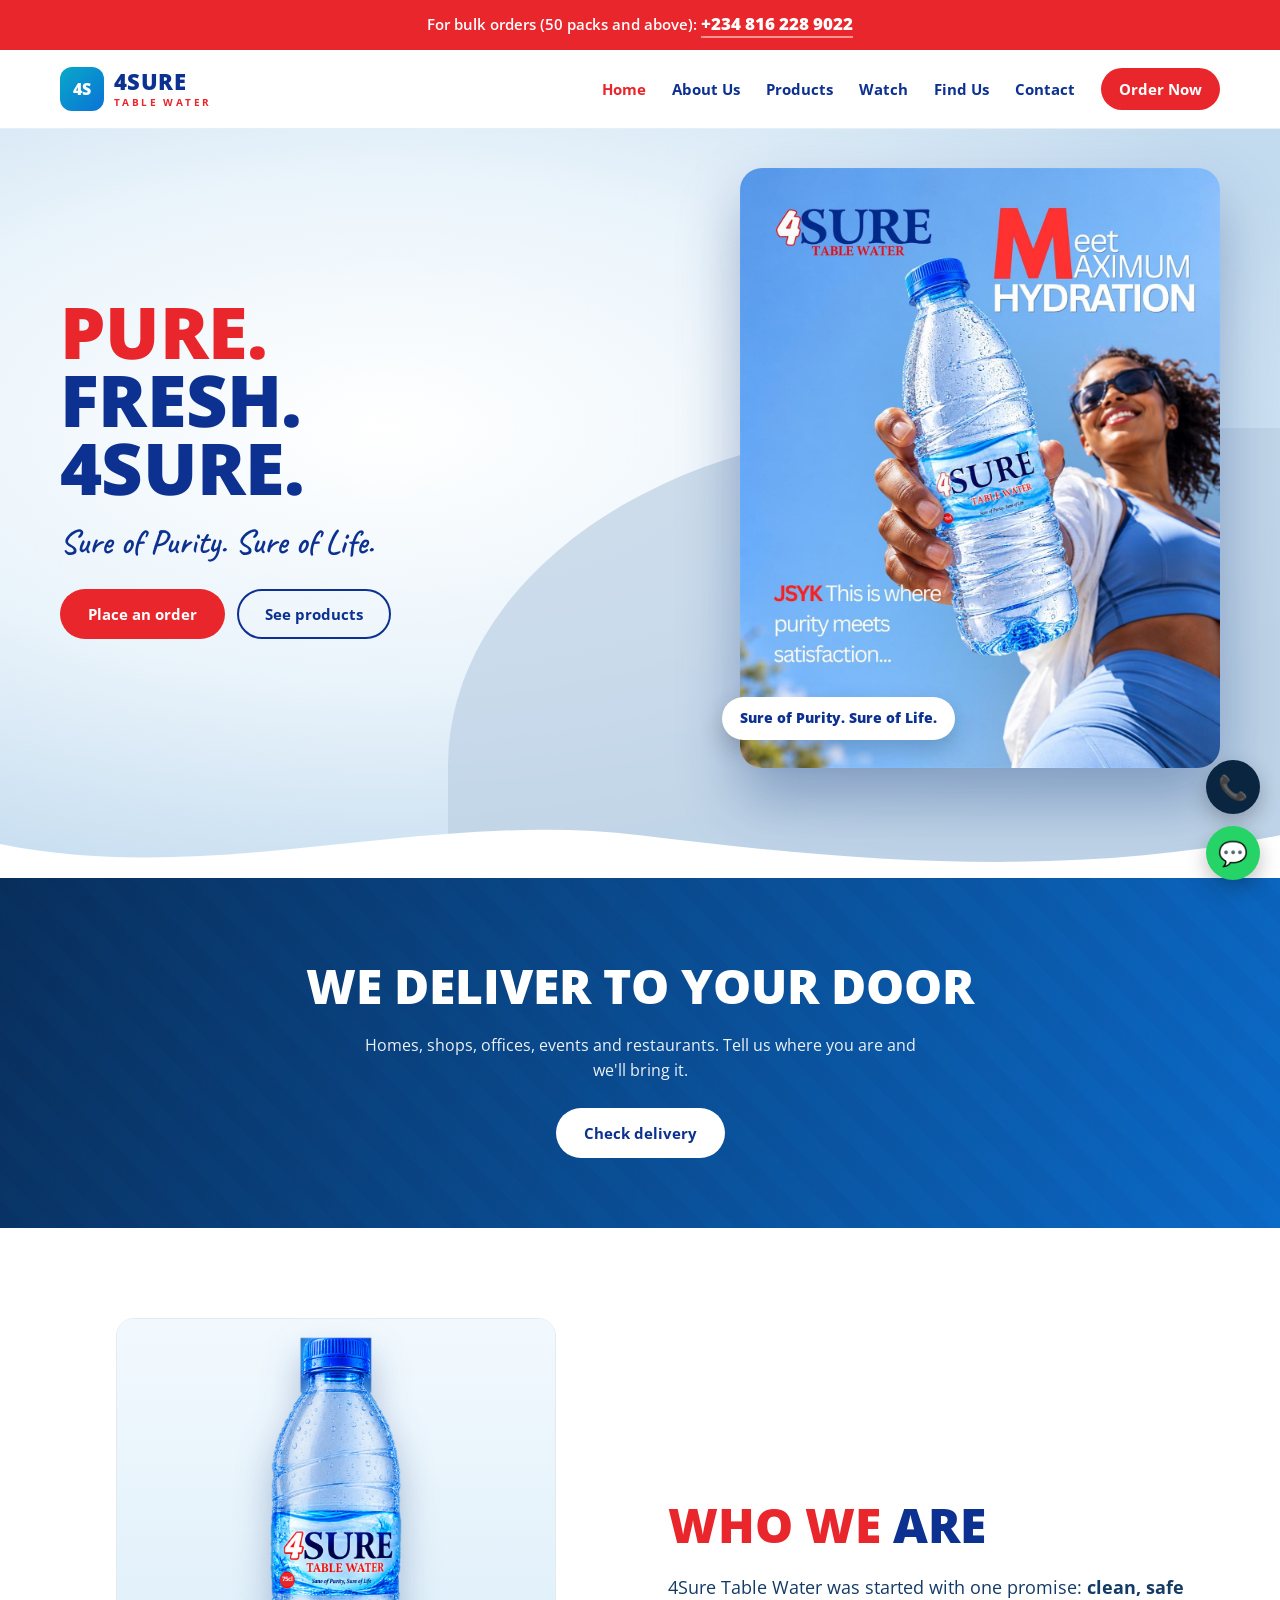
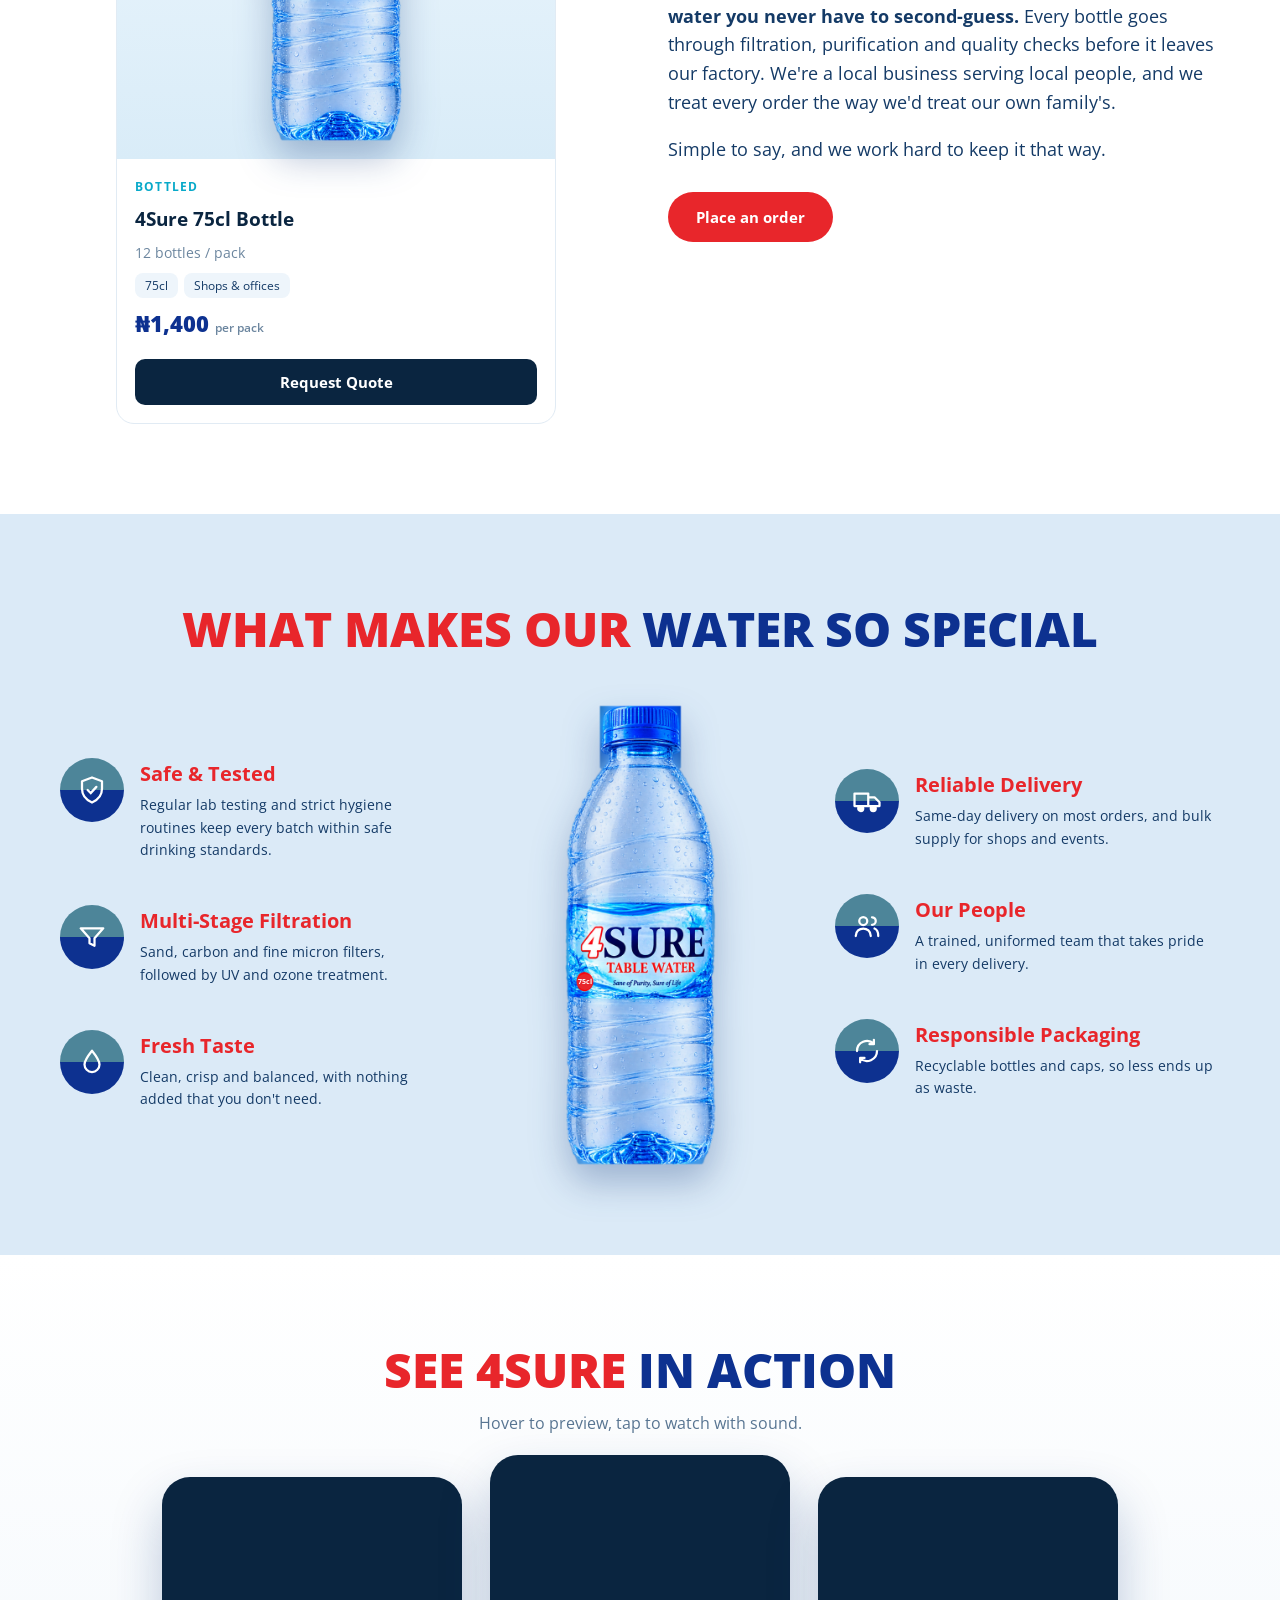
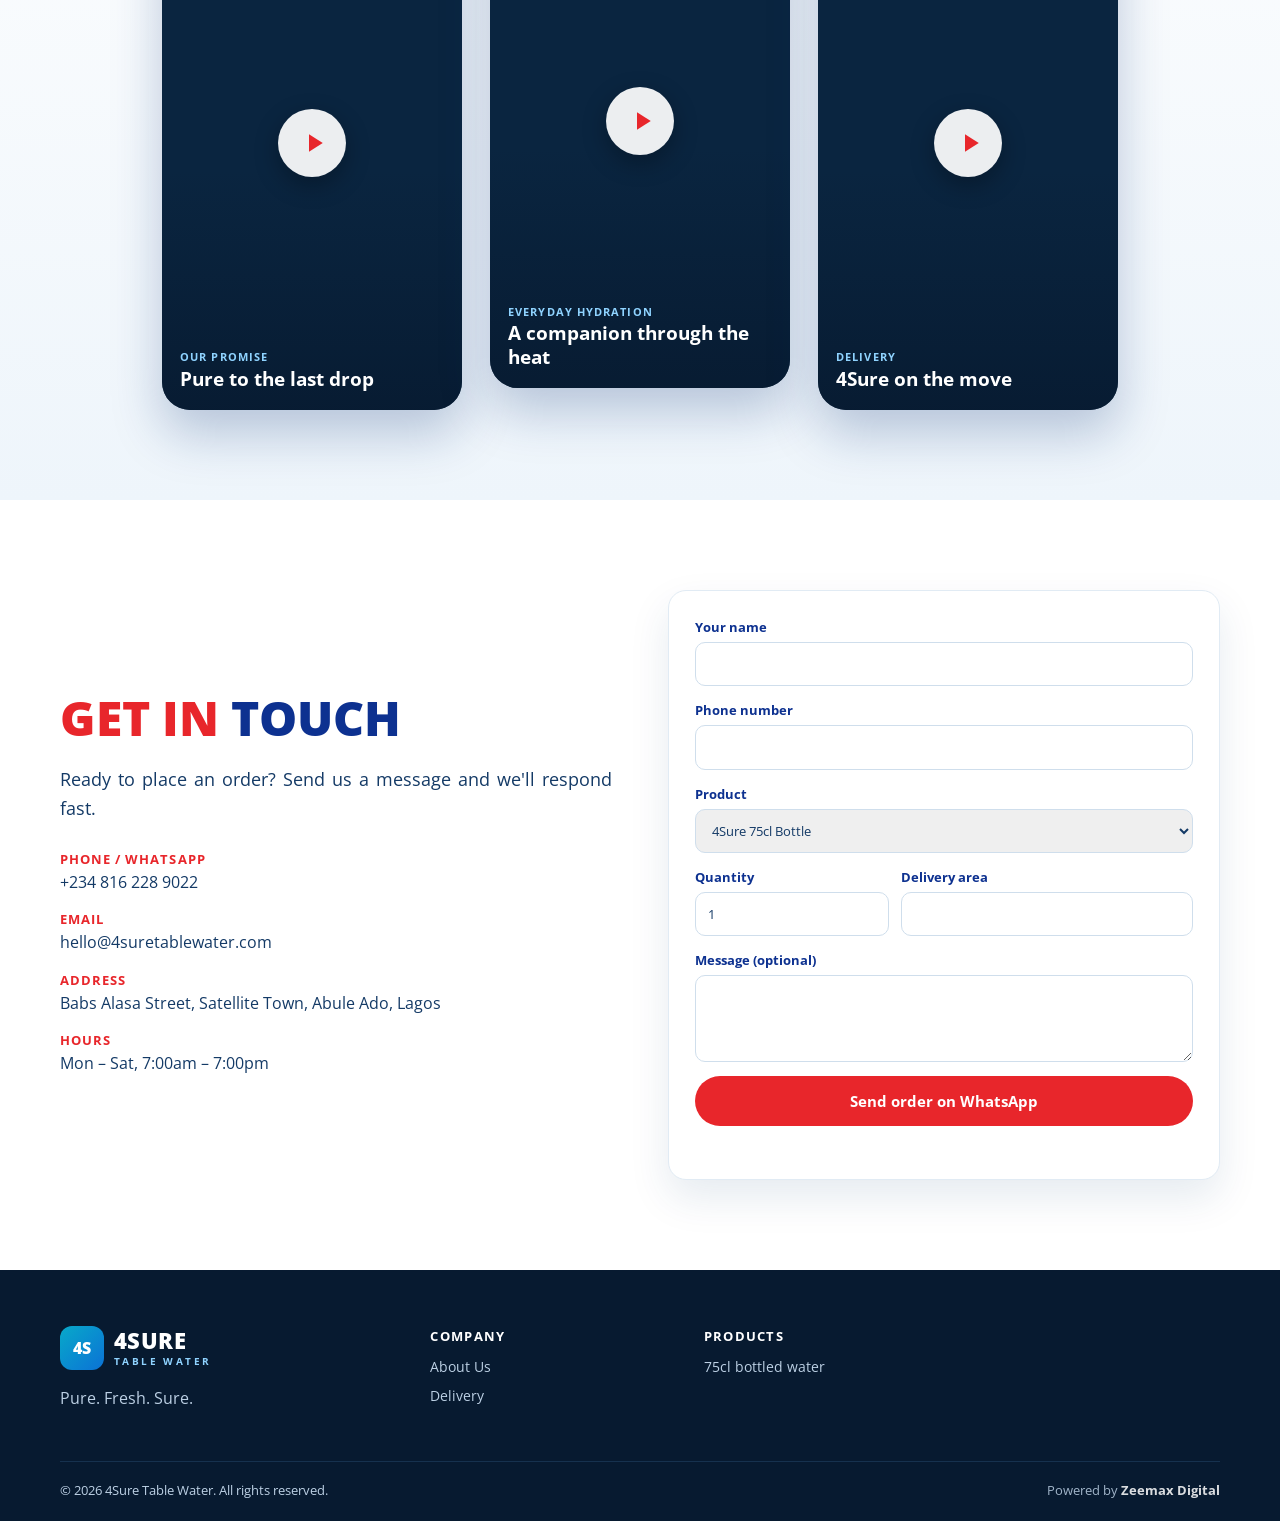
<file: index.html>
<!doctype html>
<html lang="en">
<head>
<meta charset="utf-8">
<meta name="viewport" content="width=device-width, initial-scale=1">
<title>4Sure Table Water — Pure. Fresh. Sure.</title>
<meta name="description" content="4Sure Table Water: purified drinking water in 75cl bottles, delivered to homes, shops and offices.">
<link rel="preconnect" href="https://fonts.googleapis.com">
<link rel="preconnect" href="https://fonts.gstatic.com" crossorigin>
<link href="https://fonts.googleapis.com/css2?family=Caveat:wght@600&family=Open+Sans:wght@400;600;700;800&display=swap" rel="stylesheet">
<link rel="stylesheet" href="assets/site.css">
</head>
<body>

<!-- Reusable drawings (replace with real product photos when available) -->
<svg width="0" height="0" style="position:absolute" aria-hidden="true">
  <defs>
    <linearGradient id="water" x1="0" y1="0" x2="0" y2="1"><stop offset="0" stop-color="#e8f6fd"/><stop offset="1" stop-color="#9fd8f2"/></linearGradient>
    <symbol id="bottle" viewBox="0 0 60 150">
      <rect x="22" y="2" width="16" height="12" rx="3" fill="#0b72d6"/>
      <path d="M24 14h12v10c0 6 14 12 14 26v86c0 6-4 10-10 10H20c-6 0-10-4-10-10V50c0-14 14-20 14-26z" fill="url(#water)" stroke="#7cc3e6" stroke-width="1.5"/>
      <rect x="10" y="62" width="40" height="46" fill="#0b72d6"/>
      <path d="M10 62h40v8H10z" fill="#08a9c9"/>
      <text x="30" y="92" font-size="11" font-weight="800" text-anchor="middle" fill="#fff" font-family="Open Sans,sans-serif">4SURE</text>
      <text x="30" y="102" font-size="5" text-anchor="middle" fill="#cfeaff" font-family="Open Sans,sans-serif">TABLE WATER</text>
    </symbol>
    <symbol id="sachet" viewBox="0 0 120 90">
      <path d="M8 10h104l-6 70H14z" fill="url(#water)" stroke="#7cc3e6" stroke-width="1.5"/>
      <path d="M8 10h104M10 16h100M14 74h92" stroke="#7cc3e6" stroke-width="1.5"/>
      <rect x="22" y="28" width="76" height="34" rx="4" fill="#0b72d6"/>
      <text x="60" y="49" font-size="15" font-weight="800" text-anchor="middle" fill="#fff" font-family="Open Sans,sans-serif">4SURE</text>
      <text x="60" y="58" font-size="6" text-anchor="middle" fill="#cfeaff" font-family="Open Sans,sans-serif">PURE WATER</text>
    </symbol>
    <symbol id="jar" viewBox="0 0 80 150">
      <rect x="26" y="2" width="28" height="14" rx="4" fill="#0b72d6"/>
      <path d="M28 16h24v8c0 8 20 12 20 30v78c0 10-6 16-16 16H24c-10 0-16-6-16-16V54c0-18 20-22 20-30z" fill="url(#water)" stroke="#7cc3e6" stroke-width="1.5"/>
      <rect x="8" y="70" width="64" height="40" fill="#0b72d6"/>
      <text x="40" y="95" font-size="13" font-weight="800" text-anchor="middle" fill="#fff" font-family="Open Sans,sans-serif">4SURE</text>
      <text x="40" y="105" font-size="6" text-anchor="middle" fill="#cfeaff" font-family="Open Sans,sans-serif">19 LITRES</text>
    </symbol>
    <symbol id="i-shield" viewBox="0 0 24 24"><path d="M12 2l8 3v6c0 5-3.5 9-8 11-4.5-2-8-6-8-11V5z" fill="none" stroke="currentColor" stroke-width="1.8" stroke-linejoin="round"/><path d="M8.5 12l2.5 2.5 4.5-5" fill="none" stroke="currentColor" stroke-width="1.8" stroke-linecap="round"/></symbol>
    <symbol id="i-drop" viewBox="0 0 24 24"><path d="M12 3c4 5 6 8 6 11a6 6 0 01-12 0c0-3 2-6 6-11z" fill="none" stroke="currentColor" stroke-width="1.8" stroke-linejoin="round"/></symbol>
    <symbol id="i-filter" viewBox="0 0 24 24"><path d="M3 5h18l-7 8v6l-4-2v-4z" fill="none" stroke="currentColor" stroke-width="1.8" stroke-linejoin="round"/></symbol>
    <symbol id="i-truck" viewBox="0 0 24 24"><path d="M2 6h11v10H2zM13 9h5l4 4v3h-9z" fill="none" stroke="currentColor" stroke-width="1.8" stroke-linejoin="round"/><circle cx="7" cy="18" r="2" fill="var(--bg,#fff)" stroke="currentColor" stroke-width="1.8"/><circle cx="17" cy="18" r="2" fill="var(--bg,#fff)" stroke="currentColor" stroke-width="1.8"/></symbol>
    <symbol id="i-people" viewBox="0 0 24 24"><circle cx="9" cy="8" r="3.2" fill="none" stroke="currentColor" stroke-width="1.8"/><path d="M3 20c0-4 3-6 6-6s6 2 6 6M16 5a3 3 0 010 6M18 14c2 .7 3 2.6 3 6" fill="none" stroke="currentColor" stroke-width="1.8" stroke-linecap="round"/></symbol>
    <symbol id="i-recycle" viewBox="0 0 24 24"><path d="M4 12a8 8 0 0113.5-5.8M20 12a8 8 0 01-13.5 5.8M17.5 3v3.5H14M6.5 21v-3.5H10" fill="none" stroke="currentColor" stroke-width="1.8" stroke-linecap="round" stroke-linejoin="round"/></symbol>
  </defs>
</svg>

<div class="topbar" id="top">
  <div class="wrap">For bulk orders (50 packs and above):<a data-phone-tel href="#">+234 816 228 9022</a></div>
</div>

<header class="header">
  <div class="wrap bar">
    <a href="#top" class="logo" aria-label="4Sure Table Water home"><span class="mark">4S</span><span><b>4SURE</b><small>TABLE WATER</small></span></a>
    <button class="burger" id="burger" aria-label="Open menu" aria-expanded="false">☰</button>
    <nav class="nav" id="nav">
      <a href="#top" class="on">Home</a>
      <a href="#about">About Us</a>
      <a href="#products">Products</a>
      <a href="#watch">Watch</a>
      <a href="#delivery">Find Us</a>
      <a href="#contact">Contact</a>
      <a href="#contact" class="cta">Order Now</a>
    </nav>
  </div>
</header>

<main>
<!-- HERO -->
<section class="hero">
  <div class="wrap hero-grid">
    <figure class="hero-img"><img src="assets/hero.jpg" width="1200" height="1500" alt="Smiling woman holding a 4Sure Table Water 75cl bottle against a blue sky" fetchpriority="high"><span class="tagline-chip">Sure of Purity. Sure of Life.</span></figure>
    <div class="hero-text">
      <h1><span class="red">PURE.</span><br>FRESH.<br>4SURE.</h1>
      <p class="script">Sure of Purity. Sure of Life.</p>
      <div class="hero-btns"><a class="btn red" href="#contact">Place an order</a><a class="btn ghost" href="#products">See products</a></div>
    </div>
  </div>
  <svg class="wave" viewBox="0 0 1440 80" preserveAspectRatio="none" aria-hidden="true"><path d="M0 40C240 90 480 0 720 30s480 50 720 0v50H0z" fill="#fff"/></svg>
</section>

<!-- FIND US BANNER -->
<section class="banner" id="delivery">
  <div class="wrap banner-in">
    <h2>WE DELIVER TO YOUR DOOR</h2>
    <p>Homes, shops, offices, events and restaurants. Tell us where you are and we'll bring it.</p>
    <a class="btn white" href="#contact">Check delivery</a>
  </div>
</section>

<!-- ABOUT -->
<!-- WHO WE ARE + PRODUCT (one row) -->
<section class="section about" id="about">
  <div class="wrap two">
    <div class="product-side reveal" id="products">
      <div class="cards" id="cards"></div>
    </div>
    <div class="reveal">
      <h2 class="h"><span class="red">WHO WE</span> <span class="blue">ARE</span></h2>
      <p class="lead">4Sure Table Water was started with one promise: <b>clean, safe water you never have to second-guess.</b> Every bottle goes through filtration, purification and quality checks before it leaves our factory. We're a local business serving local people, and we treat every order the way we'd treat our own family's.</p>
      <p class="lead">Simple to say, and we work hard to keep it that way.</p>
      <a class="btn red" href="#contact">Place an order</a>
    </div>
  </div>
</section>

<!-- WHAT MAKES US SPECIAL -->
<section class="section special">
  <div class="wrap">
    <h2 class="h center"><span class="red">WHAT MAKES OUR</span> <span class="blue">WATER SO SPECIAL</span></h2>
    <div class="special-grid">
      <div class="col left">
        <article class="feat reveal"><div class="ic"><svg><use href="#i-shield"/></svg></div><div><h3>Safe &amp; Tested</h3><p>Regular lab testing and strict hygiene routines keep every batch within safe drinking standards.</p></div></article>
        <article class="feat reveal"><div class="ic"><svg><use href="#i-filter"/></svg></div><div><h3>Multi-Stage Filtration</h3><p>Sand, carbon and fine micron filters, followed by UV and ozone treatment.</p></div></article>
        <article class="feat reveal"><div class="ic"><svg><use href="#i-drop"/></svg></div><div><h3>Fresh Taste</h3><p>Clean, crisp and balanced, with nothing added that you don't need.</p></div></article>
      </div>
      <div class="center-bottle" aria-hidden="true"><span class="shot"><img src="assets/bottle-75cl.png" alt="" loading="lazy"><i class="badge75">75cl</i></span></div>
      <div class="col right">
        <article class="feat reveal"><div class="ic"><svg><use href="#i-truck"/></svg></div><div><h3>Reliable Delivery</h3><p>Same-day delivery on most orders, and bulk supply for shops and events.</p></div></article>
        <article class="feat reveal"><div class="ic"><svg><use href="#i-people"/></svg></div><div><h3>Our People</h3><p>A trained, uniformed team that takes pride in every delivery.</p></div></article>
        <article class="feat reveal"><div class="ic"><svg><use href="#i-recycle"/></svg></div><div><h3>Responsible Packaging</h3><p>Recyclable bottles and caps, so less ends up as waste.</p></div></article>
      </div>
    </div>
  </div>
</section>


<!-- VIDEOS -->
<section class="section watch" id="watch">
  <div class="wrap">
    <h2 class="h center"><span class="red">SEE 4SURE</span> <span class="blue">IN ACTION</span></h2>
    <p class="sub">Hover to preview, tap to watch with sound.</p>
    <div class="reels" id="reels"></div>
  </div>
</section>

<div class="lightbox" id="lightbox" hidden>
  <button class="lb-x" id="lbClose" aria-label="Close video">×</button>
  <video id="lbVideo" controls playsinline></video>
</div>

<!-- CONTACT -->
<section class="section contact" id="contact">
  <div class="wrap two">
    <div>
      <h2 class="h"><span class="red">GET IN</span> <span class="blue">TOUCH</span></h2>
      <p class="lead">Ready to place an order? Send us a message and we'll respond fast.</p>
      <ul class="info">
        <li><b>Phone / WhatsApp</b><a data-phone href="#">+234 816 228 9022</a></li>
        <li><b>Email</b><a href="mailto:hello@4suretablewater.com">hello@4suretablewater.com</a></li>
        <li><b>Address</b><span>Babs Alasa Street, Satellite Town, Abule Ado, Lagos</span></li>
        <li><b>Hours</b><span>Mon – Sat, 7:00am – 7:00pm</span></li>
      </ul>
    </div>
    <form class="form" id="orderForm" novalidate>
      <label>Your name<input name="name" required autocomplete="name"></label>
      <label>Phone number<input name="phone" type="tel" required autocomplete="tel"></label>
      <label>Product<select name="product" id="productSel"></select></label>
      <div class="row2"><label>Quantity<input name="qty" type="number" min="1" value="1"></label><label>Delivery area<input name="area"></label></div>
      <label>Message (optional)<textarea name="msg" rows="3"></textarea></label>
      <button class="btn red" type="submit">Send order on WhatsApp</button>
      <p class="note" id="formNote"></p>
    </form>
  </div>
</section>
</main>

<footer class="footer">
  <div class="wrap foot-grid">
    <div><a href="#top" class="logo light"><span class="mark">4S</span><span><b>4SURE</b><small>TABLE WATER</small></span></a><p>Pure. Fresh. Sure.</p></div>
    <div><h4>Company</h4><a href="#about">About Us</a><a href="#delivery">Delivery</a></div>
    <div><h4>Products</h4><a href="#products">75cl bottled water</a></div>
    
  </div>
  <div class="wrap copy"><span>© <span id="yr"></span> 4Sure Table Water. All rights reserved.</span><span class="powered">Powered by <b>Zeemax Digital</b></span></div>
</footer>

<div class="float">
  <a data-phone-tel class="f f-call" href="#" aria-label="Call us">📞</a>
  <a data-phone class="f f-wa" href="#" target="_blank" rel="noopener" aria-label="WhatsApp us">💬</a>
</div>

<script src="assets/site.js"></script>
</body>
</html>
</file>
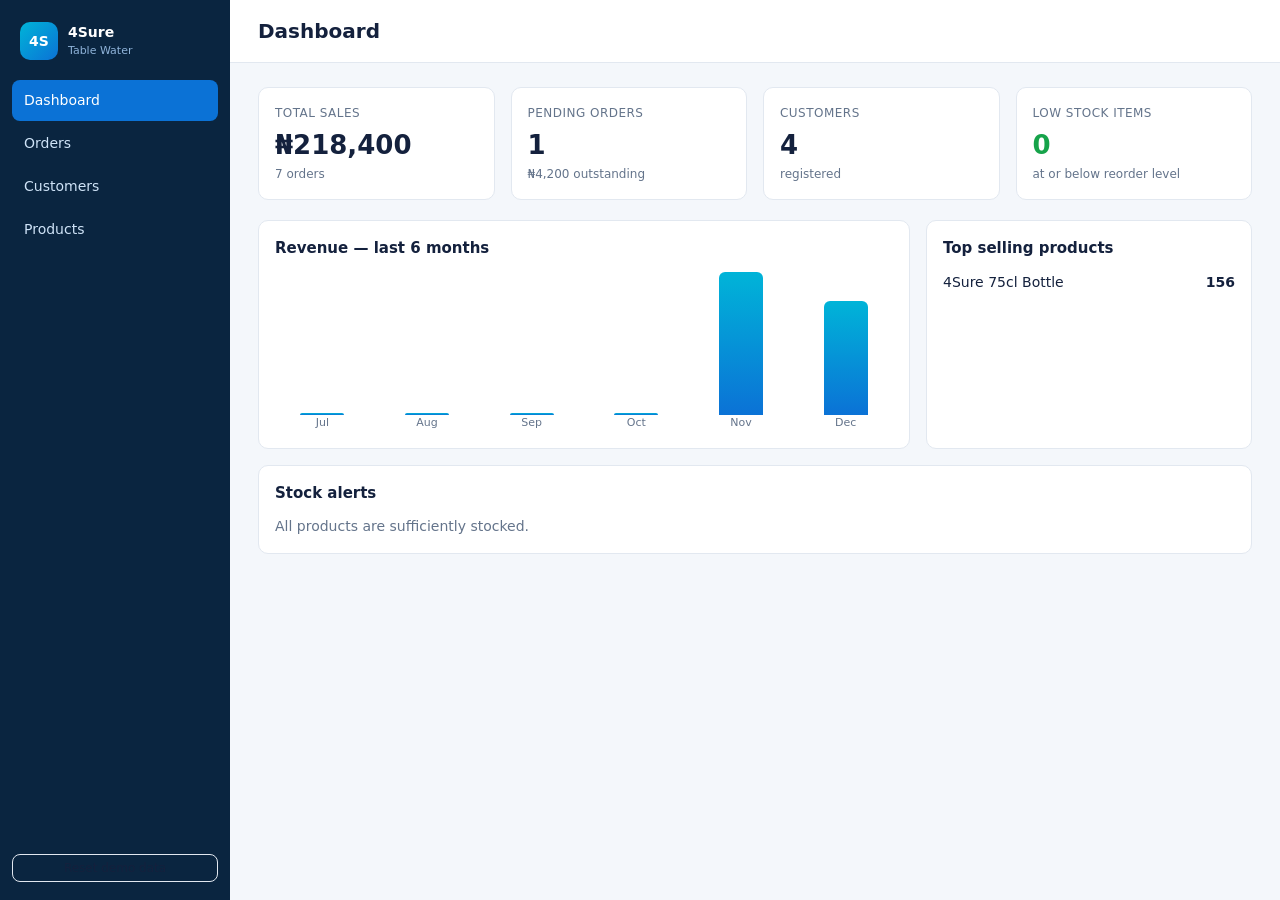
<file: admin/index.html>
<!doctype html>
<html lang="en">
<head>
<meta charset="utf-8">
<meta name="viewport" content="width=device-width, initial-scale=1">
<title>4Sure Table Water — Operations</title>
<link rel="stylesheet" href="css/styles.css">
</head>
<body>
<div class="app">
  <aside class="sidebar" id="sidebar">
    <div class="brand"><span class="logo">4S</span><div><b>4Sure</b><small>Table Water</small></div></div>
    <nav id="nav">
      <a href="#dashboard" data-view="dashboard">Dashboard</a>
      <a href="#orders" data-view="orders">Orders</a>
      <a href="#customers" data-view="customers">Customers</a>
      <a href="#products" data-view="products">Products</a>
    </nav>
    <button class="btn ghost small reset" id="resetData">Reset demo data</button>
  </aside>
  <div class="main">
    <header class="topbar">
      <button class="menu" id="menuBtn" aria-label="Menu">☰</button>
      <h1 id="title">Dashboard</h1>
      <div class="top-actions" id="topActions"></div>
    </header>
    <main id="view"></main>
  </div>
</div>

<div class="modal-wrap" id="modal" hidden>
  <div class="modal" role="dialog" aria-modal="true">
    <div class="modal-head"><h2 id="modalTitle"></h2><button class="x" id="modalClose" aria-label="Close">×</button></div>
    <form id="modalForm"><div id="modalBody"></div>
      <div class="modal-foot"><button type="button" class="btn ghost" id="modalCancel">Cancel</button><button class="btn primary" type="submit">Save</button></div>
    </form>
  </div>
</div>
<div class="toast" id="toast"></div>
<script src="js/app.js"></script>
</body>
</html>
</file>
<file: assets/site.css>
:root{--blue:#0d3190;--blue2:#0b72d6;--aqua:#08a9c9;--red:#e8262b;--ink:#143a66;--mist:#dbeaf7;--navy:#0a2540;--bg:#fff}
*{box-sizing:border-box}
html{scroll-behavior:smooth;scroll-padding-top:84px}
body{margin:0;font-family:"Open Sans",system-ui,sans-serif;color:var(--ink);background:#fff;line-height:1.6;overflow-x:hidden}
img,svg{max-width:100%}
a{color:inherit}
.wrap{width:min(1160px,100% - 40px);margin-inline:auto}
.red{color:var(--red)}.blue{color:var(--blue)}

/* top announcement bar */
.topbar{background:var(--red);color:#fff;text-align:center;padding:12px 0;font-weight:600;font-size:15px;line-height:1.4}
.topbar a{display:inline-block;font-weight:800;font-size:17px;text-decoration:none;margin-left:4px;border-bottom:2px solid rgba(255,255,255,.5)}
.topbar a:hover{border-color:#fff}
@media(max-width:520px){.topbar a{display:block;margin:2px 0 0}}

/* header */
.header{position:sticky;top:0;z-index:50;background:rgba(255,255,255,.96);backdrop-filter:blur(8px);box-shadow:0 1px 0 #e6eef6}
.bar{display:flex;align-items:center;justify-content:space-between;height:78px}
.logo{display:flex;align-items:center;gap:10px;text-decoration:none;line-height:1}
.logo b{display:block;font-size:22px;font-weight:800;color:var(--blue);letter-spacing:.02em}
.logo small{font-size:10px;letter-spacing:.24em;color:var(--red);font-weight:700}
.mark{width:44px;height:44px;border-radius:12px;background:linear-gradient(135deg,var(--aqua),var(--blue2));color:#fff;display:grid;place-items:center;font-weight:800}
.logo.light b{color:#fff}.logo.light small{color:#8fd3ff}
.nav{display:flex;align-items:center;gap:26px}
.nav a{text-decoration:none;font-weight:700;color:var(--blue);font-size:15px}
.nav a:hover,.nav a.on{color:var(--red)}
.nav .cta{background:var(--red);color:#fff;padding:9px 18px;border-radius:99px}
.nav .cta:hover{background:#c52a41;color:#fff}
.burger{display:none;background:none;border:0;font-size:26px;color:var(--blue);cursor:pointer}

/* buttons */
.btn{display:inline-block;font:700 15px "Open Sans",sans-serif;padding:13px 26px;border-radius:99px;text-decoration:none;border:2px solid transparent;cursor:pointer;transition:.2s}
.btn.red{background:var(--red);color:#fff}.btn.red:hover{background:#c52a41;transform:translateY(-2px)}
.btn.ghost{border-color:var(--blue);color:var(--blue)}.btn.ghost:hover{background:var(--blue);color:#fff}
.btn.white{background:#fff;color:var(--blue)}.btn.white:hover{transform:translateY(-2px)}

/* hero */
.hero{position:relative;background:radial-gradient(1000px 500px at 30% 40%,#fff 0,#eaf4fb 50%,#c3dbef 100%);padding:40px 0 110px;overflow:hidden}
.hero::before{content:"";position:absolute;right:-10%;bottom:-30%;width:75%;height:90%;background:#bcd0e4;border-radius:50% 0 0 0;opacity:.7}
.hero-grid{position:relative;display:grid;grid-template-columns:1fr 1.05fr;align-items:center;gap:20px;min-height:520px}
.lineup{position:relative;height:460px}
.lineup .b{position:absolute;bottom:0;filter:drop-shadow(0 18px 18px rgba(10,60,110,.25));animation:float 6s ease-in-out infinite}
.b1{left:2%;height:400px;width:190px}.b2{left:30%;height:340px;width:136px;animation-delay:.6s}
.b3{left:50%;height:410px;width:164px;animation-delay:1.2s}.b4{left:72%;height:300px;width:120px;animation-delay:.3s}
.b5{left:22%;bottom:-6px;height:130px;width:170px;z-index:2;animation-delay:.9s}
@keyframes float{50%{transform:translateY(-10px)}}
.hero-text h1{font-size:clamp(44px,6vw,72px);line-height:.95;margin:0;font-weight:800;color:var(--blue);letter-spacing:-.01em}
.script{font:600 clamp(24px,3vw,34px) Caveat,cursive;color:var(--blue);margin:18px 0 26px}
.hero-btns{display:flex;gap:12px;flex-wrap:wrap}
.wave{position:absolute;left:0;bottom:-1px;width:100%;height:70px}

/* banner */
.banner{background:linear-gradient(110deg,rgba(8,40,80,.85),rgba(11,114,214,.7)),repeating-linear-gradient(45deg,#0b4f9c 0 20px,#0b5aa8 20px 40px);color:#fff;text-align:center;padding:70px 0}
.banner h2{margin:0 0 8px;font-size:clamp(30px,4.4vw,48px);font-weight:800}
.banner p{margin:0 auto 24px;max-width:560px;opacity:.92}

/* sections */
.section{padding:90px 0}
.h{font-size:clamp(32px,4.4vw,48px);line-height:1.05;margin:0 0 22px;font-weight:800}
.h.center{text-align:center}
.sub{text-align:center;max-width:560px;margin:-6px auto 40px;color:#587592}
.two{display:grid;grid-template-columns:1fr 1fr;gap:56px;align-items:center}
.lead{font-size:18px;text-align:justify;hyphens:auto}

/* about collage */
.collage{position:relative;height:380px}
.ph{position:absolute;border-radius:6px;display:grid;place-items:center;box-shadow:0 12px 30px rgba(10,60,110,.2)}
.ph svg{height:80%;width:60%}
.ph1{top:0;left:0;width:68%;height:62%;background:linear-gradient(160deg,#9fd8f2,#3d8fc4)}
.ph2{bottom:0;right:0;width:62%;height:56%;background:linear-gradient(160deg,#ffe3d6,#f4a58a)}

/* special */
.special{background:var(--mist)}
.special-grid{display:grid;grid-template-columns:1fr 330px 1fr;gap:30px;align-items:center;margin-top:50px}
.col{display:grid;gap:44px}
.feat{display:flex;gap:16px;align-items:flex-start}
.right .feat{flex-direction:row}
.feat h3{margin:0 0 4px;color:var(--red);font-size:20px}
.feat p{margin:0;font-size:14px}
.ic{flex:none;width:64px;height:64px;border-radius:50%;background:linear-gradient(180deg,#4d8599 0 50%,var(--blue) 50%);display:grid;place-items:center;color:#fff}
.ic svg{width:30px;height:30px}
.center-bottle{position:relative;height:400px;display:grid;place-items:center}
.circle{position:absolute;width:290px;height:290px;border-radius:50%;background:linear-gradient(135deg,#4a5a8c,var(--red))}
.center-bottle svg{position:relative;height:100%;width:150px;filter:drop-shadow(0 12px 14px rgba(0,0,0,.25))}

/* products */
.cards{display:grid;grid-template-columns:repeat(auto-fit,minmax(230px,1fr));gap:22px}
.card{background:#fff;border:1px solid #e1ebf4;border-radius:18px;overflow:hidden;display:flex;flex-direction:column;transition:.25s}
.card:hover{transform:translateY(-6px);box-shadow:0 18px 36px rgba(10,60,110,.14)}
.card .pic{height:200px;display:grid;place-items:center;background:linear-gradient(180deg,#f2f9fe,#d9ecf8)}
.card .pic svg{height:78%;width:50%;filter:drop-shadow(0 8px 8px rgba(10,60,110,.2))}
.card .pic svg.wide{width:70%;height:60%}
.card .body{padding:18px;display:flex;flex-direction:column;gap:8px;flex:1}
.card .tag{color:var(--aqua);font-weight:700;font-size:12px;letter-spacing:.1em;text-transform:uppercase}
.card h3{margin:0;font-size:19px;color:var(--navy)}
.card .pack{color:#6c869f;font-size:14px}
.chips{display:flex;flex-wrap:wrap;gap:6px}
.chips span{background:#eef5fb;padding:3px 10px;border-radius:8px;font-size:12px}
.card .price{font-size:22px;font-weight:800;color:var(--blue);margin-top:auto}
.card .price small{font-size:12px;font-weight:600;color:#6c869f}
.card .btn{text-align:center;background:var(--navy);color:#fff;border-radius:10px;padding:11px}
.card .btn:hover{background:var(--blue2)}

/* quality */
.quality{background:var(--blue);color:#fff;padding:90px 0}
.q-head{display:grid;grid-template-columns:1fr 1.5fr;gap:40px;align-items:center;margin-bottom:50px}
.q-head h2{margin:0;font-size:clamp(34px,5vw,56px);line-height:1;font-weight:800}
.q-head h2 span{color:#a8c4e6}
.q-head p{font-size:18px;margin:0}
.steps{list-style:none;margin:0;padding:0;display:grid;grid-template-columns:repeat(5,1fr);gap:18px;counter-reset:s}
.steps li{background:rgba(255,255,255,.08);border:1px solid rgba(255,255,255,.18);border-radius:16px;padding:22px}
.steps b{font-size:30px;color:#8fd3ff}
.steps h3{margin:6px 0;font-size:19px}.steps p{margin:0;font-size:14px;opacity:.9}

/* stats */
.stats{background:var(--navy);color:#fff;padding:46px 0}
.grid4{display:grid;grid-template-columns:repeat(4,1fr);text-align:center;gap:20px}
.grid4 b{display:block;font-size:42px;color:#6fd0ee}
.grid4 span{opacity:.85;font-size:14px}

/* contact */
.info{list-style:none;padding:0;margin:26px 0 0;display:grid;gap:14px}
.info b{display:block;color:var(--red);font-size:13px;text-transform:uppercase;letter-spacing:.08em}
.info a{text-decoration:none}
.form{background:#fff;border:1px solid #e1ebf4;border-radius:18px;padding:26px;box-shadow:0 18px 40px rgba(10,60,110,.1);display:grid;gap:14px}
.form label{display:grid;gap:4px;font-weight:700;font-size:13px;color:var(--blue)}
.form input,.form select,.form textarea{font:inherit;font-weight:400;padding:11px 12px;border:1px solid #cfdeec;border-radius:10px;color:var(--ink);width:100%}
.form input:focus,.form select:focus,.form textarea:focus{outline:2px solid #9fd0f5;border-color:var(--blue2)}
.form .invalid{border-color:var(--red)!important}
.row2{display:grid;grid-template-columns:1fr 1.5fr;gap:12px}
.note{margin:0;font-size:13px;color:var(--red);min-height:1em}

/* footer */
.footer{background:#071a30;color:#bcd0e4;padding:56px 0 20px}
.foot-grid{display:grid;grid-template-columns:1.4fr 1fr 1fr 1fr;gap:30px}
.foot-grid h4{color:#fff;margin:0 0 10px;font-size:13px;letter-spacing:.1em;text-transform:uppercase}
.foot-grid a:not(.logo){display:block;text-decoration:none;margin:6px 0;font-size:14px}
.foot-grid a:not(.logo):hover{color:#fff}
.copy{border-top:1px solid #16314e;margin-top:34px;padding-top:18px;font-size:13px}

/* floating */
.float{position:fixed;right:20px;bottom:20px;display:grid;gap:12px;z-index:40}
.f{width:54px;height:54px;border-radius:50%;display:grid;place-items:center;font-size:24px;text-decoration:none;box-shadow:0 8px 20px rgba(0,0,0,.25);transition:.2s}
.f:hover{transform:scale(1.08)}
.f-call{background:var(--navy)}.f-wa{background:#25d366}

/* reveal */
.reveal{opacity:0;transform:translateY(24px);transition:opacity .7s,transform .7s}
.reveal.in{opacity:1;transform:none}
@media(prefers-reduced-motion:reduce){.reveal{opacity:1;transform:none;transition:none}.lineup .b{animation:none}html{scroll-behavior:auto}}

@media(max-width:960px){
 .burger{display:block}
 .nav{position:absolute;top:78px;left:0;right:0;background:#fff;flex-direction:column;align-items:stretch;gap:0;padding:8px 20px 20px;box-shadow:0 12px 20px rgba(0,0,0,.08);display:none}
 .nav.open{display:flex}
 .nav a{padding:12px 0;border-bottom:1px solid #eef3f8}
 .nav .cta{text-align:center;margin-top:12px;border:0}
 .hero-grid,.two,.q-head{grid-template-columns:1fr}
 .lineup{height:340px;order:2;transform:scale(.8);transform-origin:bottom center}
 .special-grid{grid-template-columns:1fr}
 .center-bottle{order:-1;height:320px}
 .steps{grid-template-columns:1fr 1fr}
 .grid4{grid-template-columns:1fr 1fr}
 .foot-grid{grid-template-columns:1fr 1fr}
 .section{padding:64px 0}
 .collage{height:320px}
}
@media(max-width:520px){.steps{grid-template-columns:1fr}.row2{grid-template-columns:1fr}.hero{padding-bottom:80px}}

/* hero photo */
.hero-img{margin:0;position:relative;order:2;justify-self:end;width:min(100%,480px)}
.hero-img img{display:block;width:100%;height:auto;aspect-ratio:4/5;object-fit:cover;object-position:60% 40%;border-radius:22px;box-shadow:0 30px 60px rgba(10,50,120,.35)}
.tagline-chip{position:absolute;left:-18px;bottom:28px;background:#fff;color:var(--blue);font-weight:800;padding:10px 18px;border-radius:99px;box-shadow:0 10px 24px rgba(0,0,0,.2);font-size:14px}
@media(max-width:960px){.hero-img{order:2;justify-self:center}.tagline-chip{left:12px}.hero-text{order:1}}

.card .pic.photo{background:#000;height:260px;padding:0}
.shot{position:relative;height:100%;aspect-ratio:2/3;container-type:inline-size;display:block;transition:transform .4s}
.card:hover .shot{transform:scale(1.04)}
.shot img{display:block;width:100%;height:100%;object-fit:cover}
.badge75{position:absolute;left:32.3%;top:59.6%;width:6.6%;aspect-ratio:1;transform:translate(-50%,-50%);border-radius:50%;background:#e8262b;color:#fff;font:700 2.6cqw/1 "Open Sans",sans-serif;display:grid;place-items:center;font-style:normal}

/* single product beside "Who we are" */
.about .two{align-items:center}
.product-side .cards{grid-template-columns:1fr;max-width:440px;margin-inline:auto}
.product-side .card .pic.photo{height:400px}
.about .lead{text-align:left;margin-top:0}
.about .btn{margin-top:10px}
@media(max-width:960px){.product-side .card .pic.photo{height:340px}}

/* real bottle in the "special" section: dark rounded photo card over the circle */
.center-bottle{height:440px}
.center-bottle .shot{position:relative;z-index:1;height:100%;border-radius:26px;overflow:hidden;box-shadow:0 24px 50px rgba(10,40,100,.35)}
.center-bottle .shot:hover{transform:none}
.center-bottle svg{display:none}
.center-bottle .circle{width:380px;height:380px}

/* video reels */
.watch{background:linear-gradient(180deg,#fff,#eef5fb)}
.reels{display:grid;grid-template-columns:repeat(3,minmax(0,300px));gap:28px;justify-content:center;perspective:1200px}
.reel{position:relative;aspect-ratio:9/16;border:0;padding:0;border-radius:28px;overflow:hidden;cursor:pointer;background:#0a2540;box-shadow:0 24px 50px rgba(10,50,120,.25);transition:transform .35s,box-shadow .35s;text-align:left;color:#fff;font:inherit}
.reel:nth-child(2){transform:translateY(-22px)}
.reel:hover,.reel:focus-visible{transform:translateY(-10px) scale(1.02);box-shadow:0 34px 70px rgba(10,50,120,.35)}
.reel:nth-child(2):hover{transform:translateY(-32px) scale(1.02)}
.reel video{position:absolute;inset:0;width:100%;height:100%;object-fit:cover}
.reel-shade{position:absolute;inset:0;background:linear-gradient(180deg,rgba(7,26,48,0) 55%,rgba(7,26,48,.85))}
.play{position:absolute;top:50%;left:50%;width:68px;height:68px;margin:-34px 0 0 -34px;border-radius:50%;background:rgba(255,255,255,.92);color:var(--red);display:grid;place-items:center;box-shadow:0 8px 24px rgba(0,0,0,.3);transition:.3s}
.play svg{width:30px;height:30px;margin-left:3px}
.reel.live .play{opacity:0;transform:scale(.7)}
.reel:hover .play{transform:scale(1.1)}
.reel-cap{position:absolute;left:18px;right:18px;bottom:18px;display:grid;gap:2px}
.reel-cap small{color:#8fd3ff;font-weight:700;letter-spacing:.1em;text-transform:uppercase;font-size:11px}
.reel-cap b{font-size:19px;line-height:1.25}
.lightbox{position:fixed;inset:0;z-index:100;background:rgba(4,12,26,.92);display:grid;place-items:center;padding:20px;backdrop-filter:blur(6px)}
.lightbox[hidden]{display:none}
.lightbox video{max-height:88vh;max-width:min(94vw,520px);border-radius:16px;background:#000;box-shadow:0 30px 80px rgba(0,0,0,.6)}
.lb-x{position:absolute;top:14px;right:18px;background:none;border:0;color:#fff;font-size:38px;line-height:1;cursor:pointer}
@media(max-width:960px){.reels{grid-template-columns:none;grid-auto-flow:column;grid-auto-columns:72%;overflow-x:auto;scroll-snap-type:x mandatory;justify-content:start;padding:10px 4px 24px;margin-inline:-20px;padding-inline:20px;scrollbar-width:none}
 .reel{scroll-snap-align:center}.reel:nth-child(2){transform:none}.reel:nth-child(2):hover{transform:scale(1.02)}}

/* transparent bottle cut-out (no photo background) */
.shot{aspect-ratio:360/1100;filter:drop-shadow(0 18px 18px rgba(10,50,120,.3))}
.shot img{object-fit:contain}
.badge75{left:13.2%;top:60.2%;width:10.8%;font-size:4.4cqw}
.card .pic.photo{background:linear-gradient(180deg,#f2f9fe,#d9ecf8)}
.center-bottle .shot{border-radius:0;box-shadow:none;overflow:visible}
.center-bottle{height:460px}
.center-bottle .circle{width:340px;height:340px}
.product-side .card .pic.photo{height:440px;padding:18px 0}

.copy{display:flex;flex-wrap:wrap;justify-content:space-between;gap:6px 20px}
.powered{opacity:.85}.powered b{color:#fff;font-weight:700}
@media(max-width:520px){.copy{flex-direction:column}}
.center-bottle .circle{display:none}
</file>
<file: admin/css/styles.css>
:root{--bg:#f4f7fb;--card:#fff;--text:#14213d;--muted:#64748b;--line:#e2e8f0;--primary:#0b72d6;--primary-d:#0859ac;--accent:#00b4d8;--ok:#16a34a;--warn:#d97706;--bad:#dc2626;--side:#0a2540;--radius:10px}
@media(prefers-color-scheme:dark){:root{--bg:#0b1220;--card:#121c2f;--text:#e6edf7;--muted:#8da0ba;--line:#22304a;--side:#070d19}}
*{box-sizing:border-box}
body{margin:0;font:14px/1.5 system-ui,-apple-system,"Segoe UI",Roboto,sans-serif;background:var(--bg);color:var(--text)}
.app{display:flex;min-height:100vh}
.sidebar{width:230px;background:var(--side);color:#cfe3f7;padding:18px 12px;display:flex;flex-direction:column;position:sticky;top:0;height:100vh}
.brand{display:flex;gap:10px;align-items:center;padding:4px 8px 20px;color:#fff}
.brand small{display:block;color:#8fb3d9;font-size:11px}
.logo{width:38px;height:38px;border-radius:10px;background:linear-gradient(135deg,var(--accent),var(--primary));display:grid;place-items:center;font-weight:700}
nav a{display:block;padding:10px 12px;border-radius:8px;color:inherit;text-decoration:none;margin-bottom:2px}
nav a:hover{background:rgba(255,255,255,.07)}
nav a.active{background:var(--primary);color:#fff}
.reset{margin-top:auto;color:#8fb3d9;border-color:#25476b}
.main{flex:1;min-width:0}
.topbar{display:flex;align-items:center;gap:12px;padding:16px 28px;background:var(--card);border-bottom:1px solid var(--line);position:sticky;top:0;z-index:5}
.topbar h1{margin:0;font-size:20px;flex:1}
.menu{display:none;background:none;border:0;font-size:22px;color:var(--text);cursor:pointer}
main{padding:24px 28px}
.btn{font:inherit;padding:8px 14px;border-radius:8px;border:1px solid var(--line);background:var(--card);color:var(--text);cursor:pointer}
.btn:hover{border-color:var(--primary)}
.btn.primary{background:var(--primary);border-color:var(--primary);color:#fff}
.btn.primary:hover{background:var(--primary-d)}
.btn.ghost{background:transparent}
.btn.small{padding:4px 9px;font-size:12px}
.btn.danger{color:var(--bad)}
.grid{display:grid;gap:16px}
.stats{grid-template-columns:repeat(auto-fit,minmax(200px,1fr));margin-bottom:20px}
.card{background:var(--card);border:1px solid var(--line);border-radius:var(--radius);padding:16px}
.stat .label{color:var(--muted);font-size:12px;text-transform:uppercase;letter-spacing:.04em}
.stat .value{font-size:26px;font-weight:700;margin-top:4px}
.stat .sub{color:var(--muted);font-size:12px}
.two{grid-template-columns:2fr 1fr}
.card h3{margin:0 0 12px;font-size:15px}
.bars{display:flex;align-items:flex-end;gap:10px;height:160px}
.bar{flex:1;display:flex;flex-direction:column;align-items:center;justify-content:flex-end;height:100%;font-size:11px;color:var(--muted)}
.bar i{display:block;width:100%;max-width:44px;background:linear-gradient(var(--accent),var(--primary));border-radius:6px 6px 0 0;min-height:2px}
.toolbar{display:flex;gap:10px;flex-wrap:wrap;margin-bottom:14px}
input,select,textarea{font:inherit;padding:8px 10px;border:1px solid var(--line);border-radius:8px;background:var(--card);color:var(--text);width:100%}
input:focus,select:focus,textarea:focus{outline:2px solid color-mix(in srgb,var(--primary) 40%,transparent);border-color:var(--primary)}
.toolbar input[type=search]{max-width:280px}
.toolbar select{width:auto}
.table-wrap{background:var(--card);border:1px solid var(--line);border-radius:var(--radius);overflow:auto}
table{width:100%;border-collapse:collapse;min-width:640px}
th,td{padding:11px 14px;text-align:left;border-bottom:1px solid var(--line);white-space:nowrap}
th{font-size:12px;text-transform:uppercase;letter-spacing:.04em;color:var(--muted);background:color-mix(in srgb,var(--bg) 60%,var(--card));cursor:pointer;user-select:none}
th.nosort{cursor:default}
th .arr{opacity:.6;margin-left:4px}
tbody tr:hover{background:color-mix(in srgb,var(--primary) 5%,transparent)}
tbody tr:last-child td{border-bottom:0}
td.num,th.num{text-align:right}
td.actions{text-align:right;width:1%}
.empty{padding:32px;text-align:center;color:var(--muted)}
.pager{display:flex;justify-content:space-between;align-items:center;padding:10px 4px;color:var(--muted);font-size:13px}
.pager div{display:flex;gap:6px}
.badge{display:inline-block;padding:2px 9px;border-radius:99px;font-size:12px;font-weight:600}
.b-ok{background:#dcfce7;color:#166534}.b-warn{background:#fef3c7;color:#92400e}.b-bad{background:#fee2e2;color:#991b1b}.b-info{background:#dbeafe;color:#1e40af}
.modal-wrap{position:fixed;inset:0;background:rgba(5,12,25,.55);display:grid;place-items:center;z-index:20;padding:16px}
.modal-wrap[hidden]{display:none}
.modal{background:var(--card);border-radius:12px;width:100%;max-width:520px;max-height:92vh;overflow:auto;box-shadow:0 20px 50px rgba(0,0,0,.3)}
.modal-head{display:flex;justify-content:space-between;align-items:center;padding:16px 20px;border-bottom:1px solid var(--line)}
.modal-head h2{margin:0;font-size:17px}
.x{background:none;border:0;font-size:24px;cursor:pointer;color:var(--muted)}
#modalBody{padding:18px 20px;display:grid;gap:12px}
.modal-foot{display:flex;justify-content:flex-end;gap:8px;padding:14px 20px;border-top:1px solid var(--line)}
label{display:grid;gap:4px;font-weight:600;font-size:13px}
.row{display:grid;grid-template-columns:1fr 1fr;gap:12px}
.line{display:grid;grid-template-columns:1fr 90px 32px;gap:8px;margin-bottom:6px}
.total{text-align:right;font-weight:700;font-size:16px}
.err{color:var(--bad);font-size:12px;font-weight:400}
.toast{position:fixed;bottom:20px;left:50%;transform:translate(-50%,20px);background:var(--text);color:var(--bg);padding:10px 18px;border-radius:8px;opacity:0;pointer-events:none;transition:.25s;z-index:30}
.toast.show{opacity:1;transform:translate(-50%,0)}
@media(max-width:860px){
 .sidebar{position:fixed;z-index:15;left:-240px;transition:left .25s}
 .sidebar.open{left:0}
 .menu{display:block}
 .two{grid-template-columns:1fr}
 main{padding:16px}.topbar{padding:12px 16px}
}
@media print{.sidebar,.topbar .menu,.toolbar,.pager,.actions{display:none!important}}
</file>
